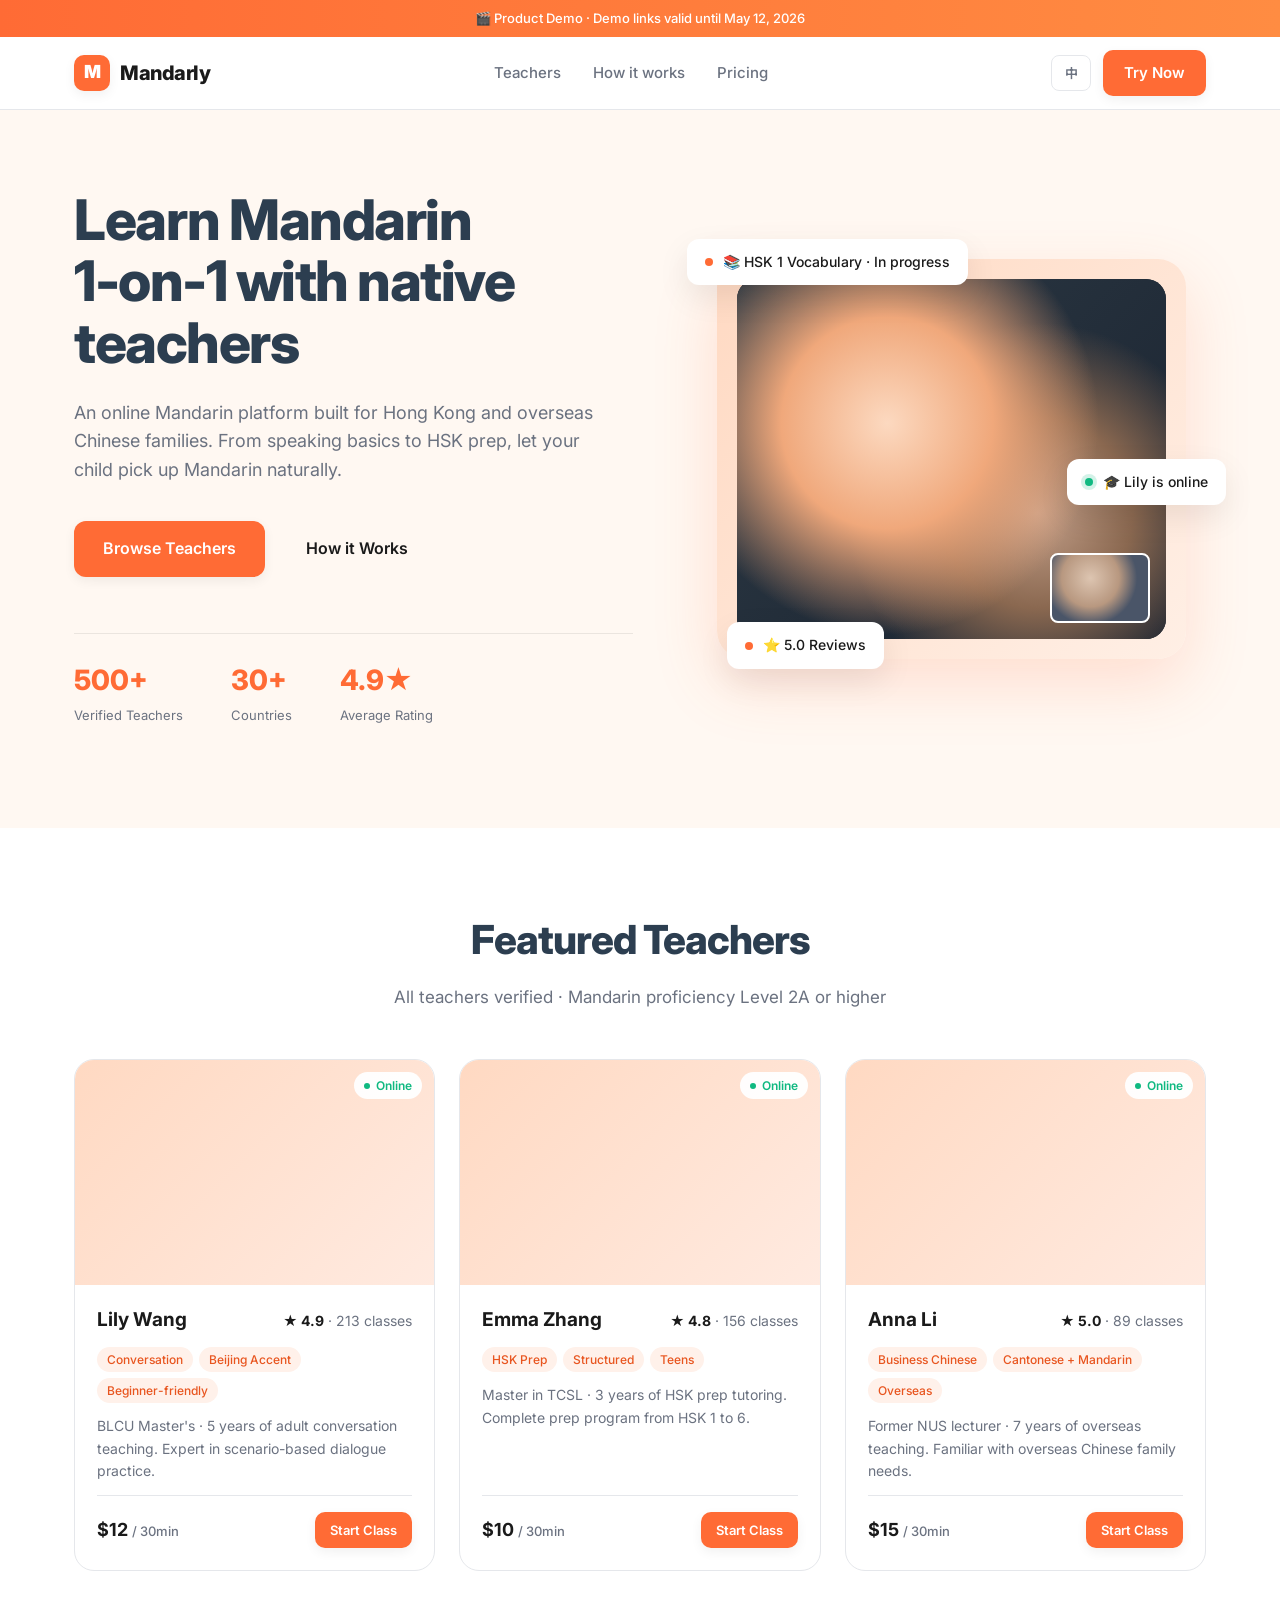
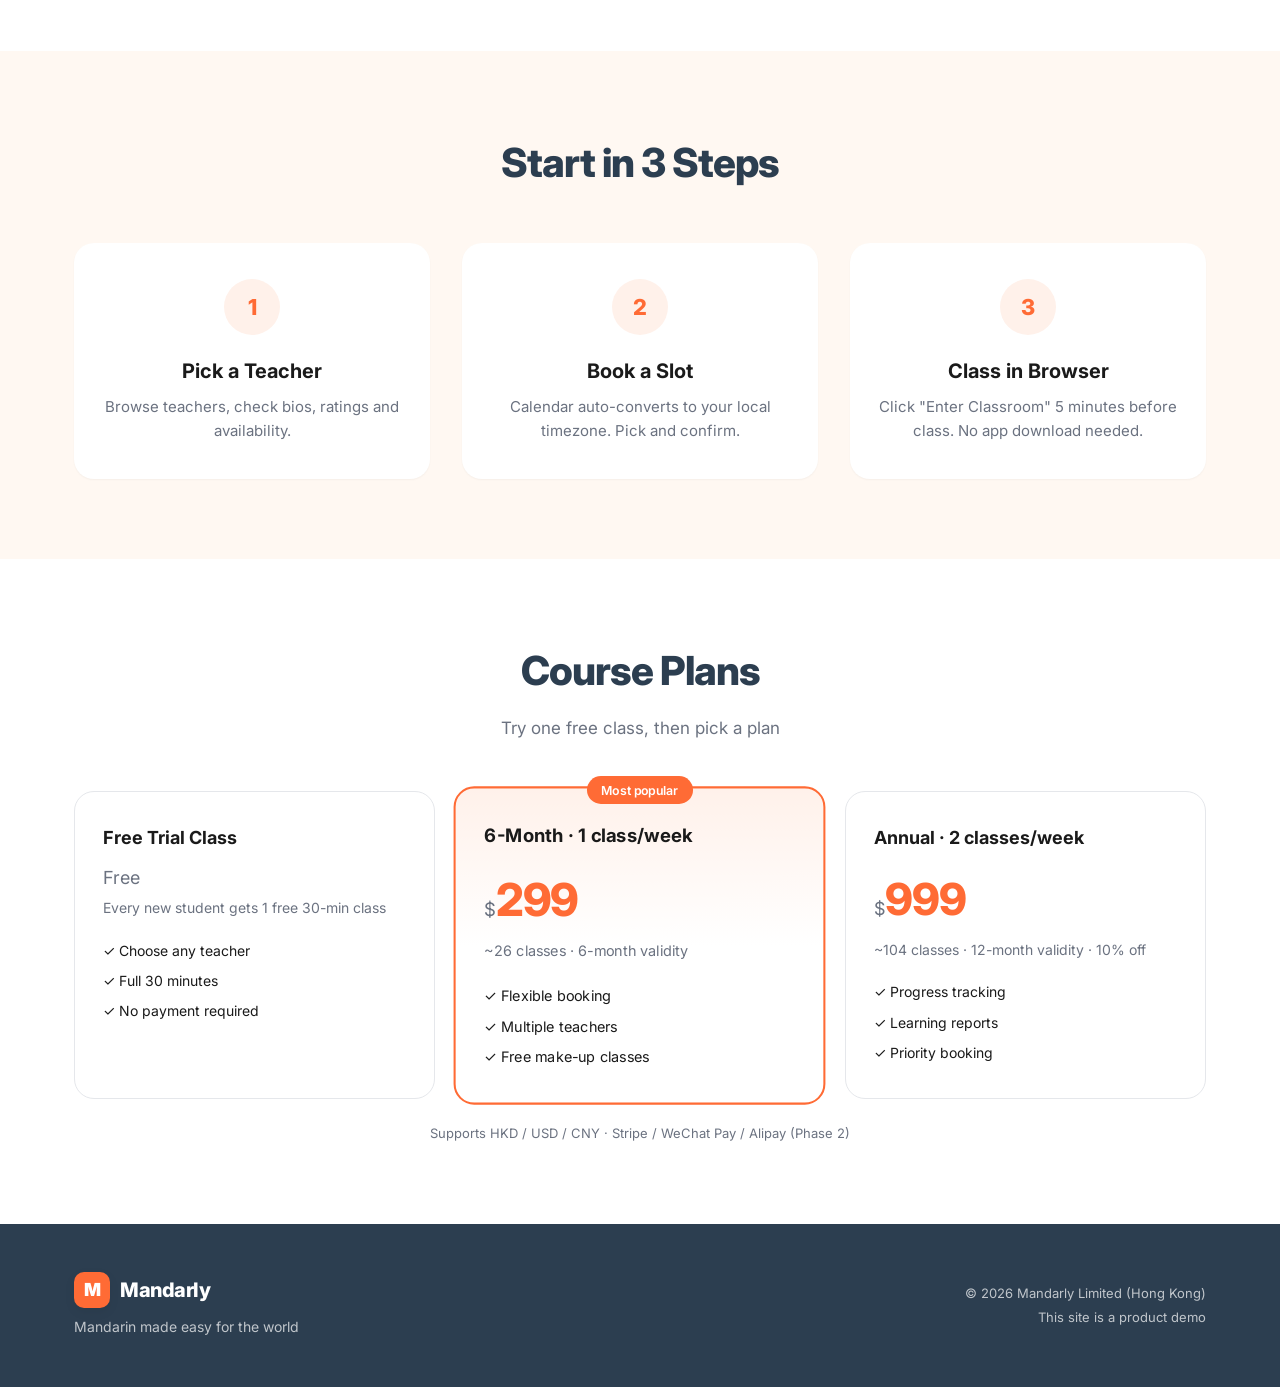
<file: index.html>
<!DOCTYPE html>
<html lang="zh-CN">
<head>
  <meta charset="UTF-8" />
  <meta name="viewport" content="width=device-width, initial-scale=1.0" />
  <title>Mandarly · Learn Mandarin Online with Native Teachers</title>
  <meta name="description" content="Mandarly - 1-on-1 online Mandarin learning with native Chinese teachers. Learn anytime, anywhere." />
  <link rel="preconnect" href="https://fonts.googleapis.com" />
  <link rel="preconnect" href="https://fonts.gstatic.com" crossorigin />
  <link href="https://fonts.googleapis.com/css2?family=Inter:wght@400;500;600;700;800&family=Noto+Sans+SC:wght@400;500;700&display=swap" rel="stylesheet" />
  <link rel="stylesheet" href="assets/css/style.css" />
</head>
<body>
  <!-- Demo banner -->
  <div class="demo-banner">
    <span data-i18n="banner">🎬 这是一个产品 Demo · 演示链接有效期至 2026-05-12</span>
  </div>

  <!-- Navbar -->
  <nav class="navbar">
    <div class="container nav-inner">
      <a href="index.html" class="brand">
        <span class="brand-logo">M</span>
        <span class="brand-name">Mandarly</span>
      </a>
      <div class="nav-links">
        <a href="#teachers" data-i18n="nav.teachers">在线老师</a>
        <a href="#how" data-i18n="nav.how">如何上课</a>
        <a href="#pricing" data-i18n="nav.pricing">课程价格</a>
      </div>
      <div class="nav-actions">
        <button class="lang-toggle" id="langToggle">EN</button>
        <a href="#teachers" class="btn btn-primary" data-i18n="nav.cta">立即体验</a>
      </div>
    </div>
  </nav>

  <!-- Hero -->
  <section class="hero">
    <div class="container hero-inner">
      <div class="hero-text">
        <h1 data-i18n="hero.title">和母语老师<br/>一对一学中文</h1>
        <p class="hero-sub" data-i18n="hero.sub">面向香港及海外华人家庭打造的在线中文培训平台。从口语启蒙到 HSK 备考，让孩子在母语环境中自然习得中文。</p>
        <div class="hero-actions">
          <a href="#teachers" class="btn btn-primary btn-lg" data-i18n="hero.cta1">浏览老师</a>
          <a href="#how" class="btn btn-ghost btn-lg" data-i18n="hero.cta2">了解上课流程</a>
        </div>
        <div class="hero-stats">
          <div class="stat"><strong>500+</strong><span data-i18n="hero.stat1">认证老师</span></div>
          <div class="stat"><strong>30+</strong><span data-i18n="hero.stat2">国家学员</span></div>
          <div class="stat"><strong>4.9★</strong><span data-i18n="hero.stat3">平均评分</span></div>
        </div>
      </div>
      <div class="hero-visual">
        <div class="hero-card-stack">
          <div class="floating-card card-1">
            <div class="dot"></div>
            <span data-i18n="hero.float1">📚 HSK 1 词汇 · 进行中</span>
          </div>
          <div class="floating-card card-2">
            <div class="dot green"></div>
            <span data-i18n="hero.float2">🎓 Lily 老师 在线</span>
          </div>
          <div class="floating-card card-3">
            <div class="dot"></div>
            <span data-i18n="hero.float3">⭐ 5.0 评价</span>
          </div>
          <div class="hero-illustration">
            <div class="ill-frame">
              <div class="ill-video"></div>
              <div class="ill-controls">
                <span class="ill-btn"></span>
                <span class="ill-btn"></span>
                <span class="ill-btn red"></span>
              </div>
            </div>
          </div>
        </div>
      </div>
    </div>
  </section>

  <!-- Teachers -->
  <section id="teachers" class="teachers">
    <div class="container">
      <div class="section-head">
        <h2 data-i18n="teachers.title">精选老师</h2>
        <p data-i18n="teachers.sub">所有老师均通过资质审核 · 普通话二甲及以上</p>
      </div>
      <div class="teacher-grid" id="teacherGrid"></div>
    </div>
  </section>

  <!-- How it works -->
  <section id="how" class="how">
    <div class="container">
      <div class="section-head">
        <h2 data-i18n="how.title">三步开始上课</h2>
      </div>
      <div class="how-steps">
        <div class="step">
          <div class="step-num">1</div>
          <h3 data-i18n="how.s1.t">挑选老师</h3>
          <p data-i18n="how.s1.d">浏览老师列表，查看简介、评分与可约时段。</p>
        </div>
        <div class="step">
          <div class="step-num">2</div>
          <h3 data-i18n="how.s2.t">预约时段</h3>
          <p data-i18n="how.s2.d">日历自动按你所在时区显示，选好时间提交预约。</p>
        </div>
        <div class="step">
          <div class="step-num">3</div>
          <h3 data-i18n="how.s3.t">网页内上课</h3>
          <p data-i18n="how.s3.d">课前 5 分钟点击"进入课堂"，无需下载 App。</p>
        </div>
      </div>
    </div>
  </section>

  <!-- Pricing -->
  <section id="pricing" class="pricing">
    <div class="container">
      <div class="section-head">
        <h2 data-i18n="pricing.title">课程套餐</h2>
        <p data-i18n="pricing.sub">先免费体验一节，满意再选套餐</p>
      </div>
      <div class="price-grid">
        <div class="price-card">
          <h3 data-i18n="pricing.p1.t">免费体验课</h3>
          <div class="price"><span data-i18n="pricing.p1.price">免费</span></div>
          <p data-i18n="pricing.p1.d">每位新学生赠送 1 节 30 分钟试课</p>
          <ul>
            <li data-i18n="pricing.p1.l1">✓ 任选老师</li>
            <li data-i18n="pricing.p1.l2">✓ 完整 30 分钟</li>
            <li data-i18n="pricing.p1.l3">✓ 无需付款</li>
          </ul>
        </div>
        <div class="price-card featured">
          <div class="badge" data-i18n="pricing.p2.badge">最受欢迎</div>
          <h3 data-i18n="pricing.p2.t">半年包 · 1 节/周</h3>
          <div class="price">$<strong>299</strong></div>
          <p data-i18n="pricing.p2.d">约 26 节 · 6 个月有效期</p>
          <ul>
            <li data-i18n="pricing.p2.l1">✓ 灵活预约</li>
            <li data-i18n="pricing.p2.l2">✓ 多老师可选</li>
            <li data-i18n="pricing.p2.l3">✓ 免费补课</li>
          </ul>
        </div>
        <div class="price-card">
          <h3 data-i18n="pricing.p3.t">一年包 · 2 节/周</h3>
          <div class="price">$<strong>999</strong></div>
          <p data-i18n="pricing.p3.d">约 104 节 · 12 个月有效期 · 9 折</p>
          <ul>
            <li data-i18n="pricing.p3.l1">✓ 进度追踪</li>
            <li data-i18n="pricing.p3.l2">✓ 学习报告</li>
            <li data-i18n="pricing.p3.l3">✓ 优先排课</li>
          </ul>
        </div>
      </div>
      <p class="pricing-note" data-i18n="pricing.note">支持 HKD / USD / CNY 多币种 · Stripe / 微信 / 支付宝结账（第二阶段开放）</p>
    </div>
  </section>

  <!-- Footer -->
  <footer class="footer">
    <div class="container">
      <div class="footer-inner">
        <div>
          <a href="index.html" class="brand">
            <span class="brand-logo">M</span>
            <span class="brand-name">Mandarly</span>
          </a>
          <p class="footer-tag" data-i18n="footer.tag">让世界轻松学中文</p>
        </div>
        <div class="footer-meta">
          <p>© 2026 Mandarly Limited (Hong Kong)</p>
          <p data-i18n="footer.demo">本网站为产品演示版本</p>
        </div>
      </div>
    </div>
  </footer>

  <script src="assets/js/i18n.js"></script>
  <script src="assets/js/app.js"></script>
</body>
</html>
</file>
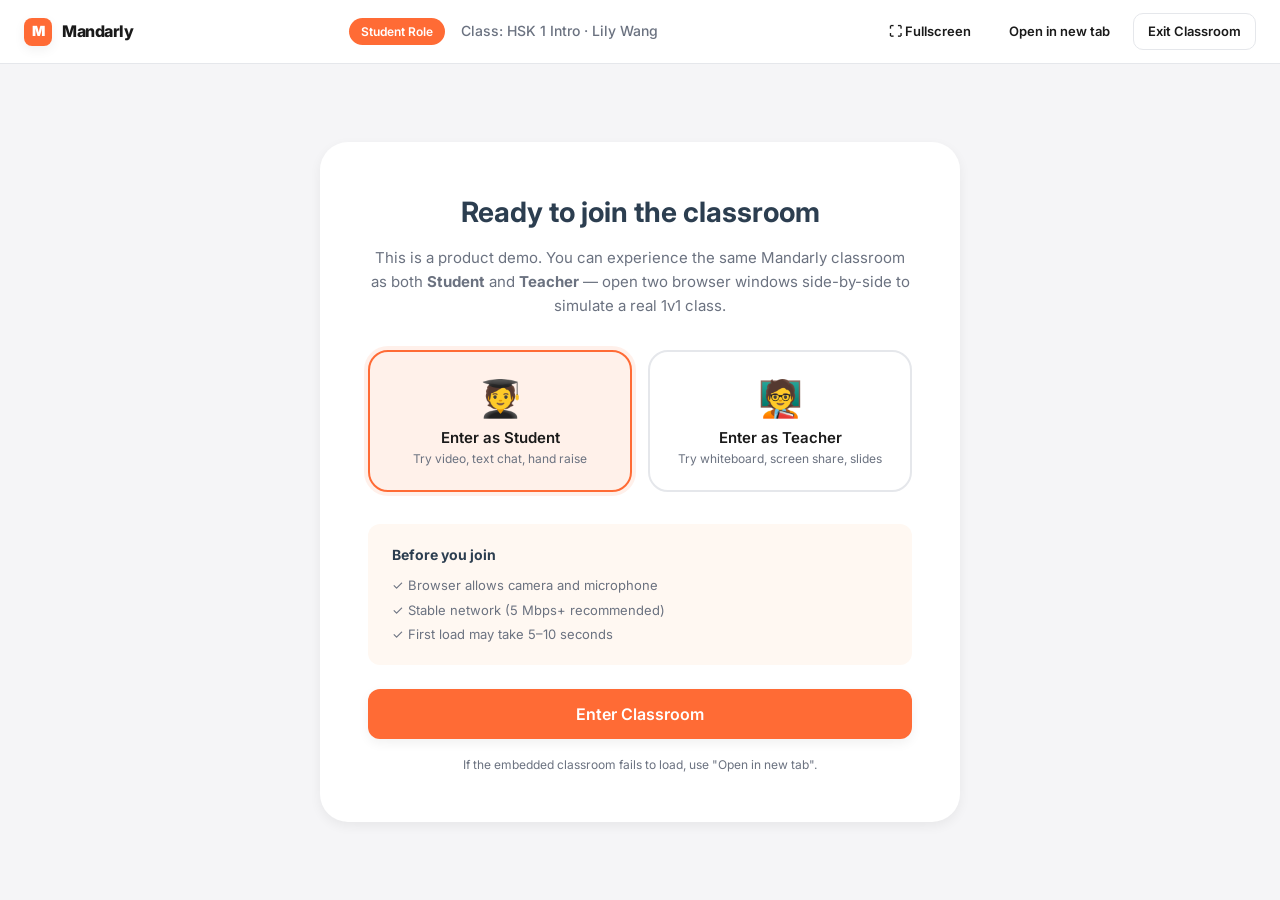
<file: classroom.html>
<!DOCTYPE html>
<html lang="zh-CN">
<head>
  <meta charset="UTF-8" />
  <meta name="viewport" content="width=device-width, initial-scale=1.0" />
  <title>Mandarly · 课堂</title>
  <link rel="preconnect" href="https://fonts.googleapis.com" />
  <link rel="preconnect" href="https://fonts.gstatic.com" crossorigin />
  <link href="https://fonts.googleapis.com/css2?family=Inter:wght@400;500;600;700;800&family=Noto+Sans+SC:wght@400;500;700&display=swap" rel="stylesheet" />
  <link rel="stylesheet" href="assets/css/style.css" />
</head>
<body class="classroom-body">
  <!-- Top bar -->
  <header class="classroom-top">
    <a href="index.html" class="brand small">
      <span class="brand-logo">M</span>
      <span class="brand-name">Mandarly</span>
    </a>
    <div class="classroom-meta">
      <span class="role-tag" id="roleTag">学生身份</span>
      <span class="teacher-meta" id="teacherMeta">课堂：HSK 1 入门 · Lily 老师</span>
    </div>
    <div class="classroom-actions">
      <button class="btn btn-ghost btn-sm" id="fullscreenBtn" data-i18n="cls.fullscreen" hidden>⛶ 全屏</button>
      <button class="btn btn-ghost btn-sm" id="openInNewTab" data-i18n="cls.newtab">新窗口打开</button>
      <a href="index.html" class="btn btn-outline btn-sm" data-i18n="cls.exit">退出课堂</a>
    </div>
  </header>

  <!-- Pre-class panel: device check & role switch -->
  <div class="prejoin" id="prejoin">
    <div class="prejoin-card">
      <h2 data-i18n="cls.prejoin.title">即将进入课堂</h2>
      <p class="prejoin-sub" data-i18n="cls.prejoin.sub">这是产品演示页。你可以分别以 <strong>学生</strong> 和 <strong>老师</strong> 身份体验同一个 Mandarly 课堂——建议用两个浏览器窗口同时打开，模拟真实 1v1 上课场景。</p>

      <div class="role-switch">
        <button class="role-btn active" data-role="student">
          <div class="role-icon">🧑‍🎓</div>
          <div class="role-name" data-i18n="cls.role.student">以学生身份进入</div>
          <div class="role-desc" data-i18n="cls.role.studentDesc">体验视频通话、文字聊天、举手</div>
        </button>
        <button class="role-btn" data-role="teacher">
          <div class="role-icon">🧑‍🏫</div>
          <div class="role-name" data-i18n="cls.role.teacher">以老师身份进入</div>
          <div class="role-desc" data-i18n="cls.role.teacherDesc">体验白板、屏幕共享、课件控制</div>
        </button>
      </div>

      <div class="prejoin-tips">
        <h4 data-i18n="cls.tips.title">进入前请确认</h4>
        <ul>
          <li data-i18n="cls.tips.t1">✓ 浏览器已允许使用摄像头和麦克风</li>
          <li data-i18n="cls.tips.t2">✓ 网络稳定（推荐 5Mbps 以上）</li>
          <li data-i18n="cls.tips.t3">✓ 首次加载课堂可能需要 5–10 秒</li>
        </ul>
      </div>

      <button class="btn btn-primary btn-lg btn-block" id="enterBtn" data-i18n="cls.enter">进入课堂</button>

      <p class="prejoin-foot" data-i18n="cls.foot">如内嵌课堂加载失败，请使用"新窗口打开"按钮在新标签页中体验。</p>
    </div>
  </div>

  <!-- Iframe stage -->
  <div class="stage" id="stage">
    <div class="stage-loader" id="loader">
      <div class="spinner"></div>
      <p data-i18n="cls.loading">正在连接课堂…</p>
    </div>
    <iframe
      id="lcicFrame"
      src=""
      allow="camera; microphone; display-capture; autoplay; fullscreen; clipboard-read; clipboard-write"
      allowfullscreen
    ></iframe>
  </div>

  <script src="assets/js/i18n.js"></script>
  <script src="assets/js/classroom.js"></script>
</body>
</html>
</file>
<file: assets/css/style.css>
/* ============================
   Mandarly Demo - Stylesheet
   Style inspiration: Cambly
   ============================ */

:root {
  --color-primary: #ff6b35;
  --color-primary-dark: #e8551f;
  --color-primary-light: #fff1ea;
  --color-accent: #2c3e50;
  --color-bg: #ffffff;
  --color-bg-soft: #fff8f2;
  --color-text: #1a1a1a;
  --color-text-soft: #6b7280;
  --color-border: #e5e7eb;
  --color-success: #10b981;
  --shadow-sm: 0 1px 2px rgba(0, 0, 0, 0.04);
  --shadow-md: 0 4px 12px rgba(0, 0, 0, 0.06);
  --shadow-lg: 0 12px 32px rgba(0, 0, 0, 0.08);
  --shadow-xl: 0 24px 64px rgba(255, 107, 53, 0.18);
  --radius-sm: 8px;
  --radius: 12px;
  --radius-lg: 20px;
  --radius-xl: 28px;
  --container: 1180px;
}

* { box-sizing: border-box; }
*::before, *::after { box-sizing: border-box; }

html, body {
  margin: 0;
  padding: 0;
}

body {
  font-family: 'Inter', 'Noto Sans SC', -apple-system, BlinkMacSystemFont, 'Segoe UI', sans-serif;
  color: var(--color-text);
  background: var(--color-bg);
  line-height: 1.6;
  -webkit-font-smoothing: antialiased;
}

a { color: inherit; text-decoration: none; }
button { font-family: inherit; cursor: pointer; border: none; background: none; }
img { max-width: 100%; display: block; }

.container {
  max-width: var(--container);
  margin: 0 auto;
  padding: 0 24px;
}

/* ============================
   Demo banner
   ============================ */
.demo-banner {
  background: linear-gradient(90deg, var(--color-primary), #ff8c42);
  color: white;
  text-align: center;
  padding: 8px 16px;
  font-size: 13px;
  font-weight: 500;
}

/* ============================
   Navbar
   ============================ */
.navbar {
  position: sticky;
  top: 0;
  z-index: 100;
  background: rgba(255, 255, 255, 0.95);
  backdrop-filter: blur(10px);
  -webkit-backdrop-filter: blur(10px);
  border-bottom: 1px solid var(--color-border);
}

.nav-inner {
  display: flex;
  align-items: center;
  justify-content: space-between;
  height: 72px;
  gap: 32px;
}

.brand {
  display: flex;
  align-items: center;
  gap: 10px;
  font-weight: 800;
  font-size: 20px;
}

.brand-logo {
  width: 36px;
  height: 36px;
  background: var(--color-primary);
  color: white;
  border-radius: 10px;
  display: grid;
  place-items: center;
  font-weight: 900;
  font-size: 18px;
  box-shadow: var(--shadow-md);
}

.brand-name {
  letter-spacing: -0.5px;
}

.brand.small { font-size: 16px; }
.brand.small .brand-logo { width: 28px; height: 28px; font-size: 14px; border-radius: 8px; }

.nav-links {
  display: flex;
  gap: 32px;
  margin-left: auto;
  margin-right: auto;
}

.nav-links a {
  font-size: 15px;
  font-weight: 500;
  color: var(--color-text-soft);
  transition: color 0.2s;
}

.nav-links a:hover { color: var(--color-text); }

.nav-actions {
  display: flex;
  align-items: center;
  gap: 12px;
}

.lang-toggle {
  width: 40px;
  height: 36px;
  border-radius: 8px;
  border: 1px solid var(--color-border);
  font-size: 13px;
  font-weight: 600;
  color: var(--color-text-soft);
  transition: all 0.2s;
}

.lang-toggle:hover {
  background: var(--color-primary-light);
  color: var(--color-primary);
  border-color: var(--color-primary);
}

/* ============================
   Buttons
   ============================ */
.btn {
  display: inline-flex;
  align-items: center;
  justify-content: center;
  gap: 8px;
  padding: 10px 20px;
  border-radius: 10px;
  font-size: 15px;
  font-weight: 600;
  transition: all 0.2s ease;
  cursor: pointer;
  border: 1px solid transparent;
  text-align: center;
}

.btn-primary {
  background: var(--color-primary);
  color: white;
  box-shadow: var(--shadow-md);
}
.btn-primary:hover {
  background: var(--color-primary-dark);
  transform: translateY(-1px);
  box-shadow: var(--shadow-lg);
}

.btn-ghost {
  color: var(--color-text);
  background: transparent;
}
.btn-ghost:hover {
  background: var(--color-primary-light);
  color: var(--color-primary);
}

.btn-outline {
  background: white;
  color: var(--color-text);
  border-color: var(--color-border);
}
.btn-outline:hover {
  border-color: var(--color-primary);
  color: var(--color-primary);
}

.btn-lg { padding: 14px 28px; font-size: 16px; border-radius: 12px; }
.btn-sm { padding: 7px 14px; font-size: 13px; }
.btn-block { width: 100%; }

/* ============================
   Hero
   ============================ */
.hero {
  background: var(--color-bg-soft);
  padding: 80px 0 100px;
  overflow: hidden;
}

.hero-inner {
  display: grid;
  grid-template-columns: 1.1fr 1fr;
  gap: 64px;
  align-items: center;
}

.hero-text h1 {
  font-size: 56px;
  line-height: 1.1;
  font-weight: 800;
  letter-spacing: -1.5px;
  margin: 0 0 24px;
  color: var(--color-accent);
}

.hero-sub {
  font-size: 18px;
  color: var(--color-text-soft);
  margin: 0 0 36px;
  max-width: 520px;
}

.hero-actions {
  display: flex;
  gap: 12px;
  margin-bottom: 56px;
  flex-wrap: wrap;
}

.hero-stats {
  display: flex;
  gap: 48px;
  padding-top: 24px;
  border-top: 1px solid rgba(0,0,0,0.08);
}

.stat strong {
  display: block;
  font-size: 28px;
  font-weight: 800;
  color: var(--color-primary);
}

.stat span {
  font-size: 13px;
  color: var(--color-text-soft);
}

/* Hero illustration */
.hero-visual {
  position: relative;
  height: 480px;
}

.hero-card-stack {
  position: relative;
  width: 100%;
  height: 100%;
}

.hero-illustration {
  position: absolute;
  inset: 40px 20px 40px 20px;
  background: linear-gradient(135deg, #ffd9c2, #ffefe5);
  border-radius: var(--radius-xl);
  box-shadow: var(--shadow-xl);
  overflow: hidden;
  display: flex;
  flex-direction: column;
  padding: 20px;
}

.ill-frame {
  flex: 1;
  background: #1f2937;
  border-radius: var(--radius-lg);
  position: relative;
  overflow: hidden;
}

.ill-video {
  position: absolute;
  inset: 0;
  background:
    radial-gradient(circle at 35% 40%, #fcd9c0 0%, #f0a87b 30%, transparent 60%),
    radial-gradient(circle at 70% 65%, #c4a08a 0%, #8a6850 25%, transparent 50%),
    linear-gradient(135deg, #2d3a45, #1a2330);
}

.ill-video::after {
  content: '';
  position: absolute;
  bottom: 16px;
  right: 16px;
  width: 100px;
  height: 70px;
  background: #4a5568;
  border-radius: 8px;
  border: 2px solid white;
  background-image: radial-gradient(circle at 40% 35%, #ddc5b1 0%, #b89880 40%, #4a5568 65%);
}

.ill-controls {
  display: flex;
  justify-content: center;
  gap: 16px;
  padding-top: 16px;
}

.ill-btn {
  width: 36px;
  height: 36px;
  border-radius: 50%;
  background: white;
  box-shadow: var(--shadow-sm);
}

.ill-btn.red { background: #ef4444; }

.floating-card {
  position: absolute;
  background: white;
  padding: 12px 18px;
  border-radius: 12px;
  box-shadow: var(--shadow-lg);
  font-size: 14px;
  font-weight: 500;
  display: flex;
  align-items: center;
  gap: 10px;
  z-index: 2;
  animation: float 6s ease-in-out infinite;
}

.dot {
  width: 8px; height: 8px; border-radius: 50%;
  background: var(--color-primary);
  flex-shrink: 0;
}
.dot.green { background: var(--color-success); box-shadow: 0 0 0 4px rgba(16, 185, 129, 0.18); }

.card-1 { top: 20px; left: -10px; animation-delay: 0s; }
.card-2 { top: 50%; right: -20px; animation-delay: -2s; }
.card-3 { bottom: 30px; left: 30px; animation-delay: -4s; }

@keyframes float {
  0%, 100% { transform: translateY(0); }
  50% { transform: translateY(-12px); }
}

/* ============================
   Sections shared
   ============================ */
section {
  padding: 80px 0;
}

.section-head {
  text-align: center;
  margin-bottom: 48px;
}

.section-head h2 {
  font-size: 40px;
  font-weight: 800;
  letter-spacing: -1px;
  margin: 0 0 12px;
  color: var(--color-accent);
}

.section-head p {
  color: var(--color-text-soft);
  font-size: 17px;
  margin: 0;
}

/* ============================
   Teachers grid
   ============================ */
.teachers { background: white; }

.teacher-grid {
  display: grid;
  grid-template-columns: repeat(3, 1fr);
  gap: 24px;
}

.teacher-card {
  background: white;
  border: 1px solid var(--color-border);
  border-radius: var(--radius-lg);
  overflow: hidden;
  transition: all 0.3s;
  display: flex;
  flex-direction: column;
}

.teacher-card:hover {
  transform: translateY(-4px);
  box-shadow: var(--shadow-lg);
  border-color: var(--color-primary);
}

.teacher-cover {
  position: relative;
  aspect-ratio: 16 / 10;
  overflow: hidden;
  background: linear-gradient(135deg, #ffd9c2, #ffeae0);
}

.teacher-avatar {
  position: absolute;
  inset: 0;
  background-size: cover;
  background-position: center;
}

.teacher-online {
  position: absolute;
  top: 12px;
  right: 12px;
  background: rgba(255,255,255,0.95);
  padding: 4px 10px;
  border-radius: 100px;
  font-size: 12px;
  font-weight: 600;
  color: var(--color-success);
  display: flex;
  align-items: center;
  gap: 6px;
}
.teacher-online::before {
  content: '';
  width: 6px; height: 6px; border-radius: 50%;
  background: var(--color-success);
  animation: pulse 2s ease-in-out infinite;
}
@keyframes pulse {
  0%, 100% { opacity: 1; }
  50% { opacity: 0.4; }
}

.teacher-body {
  padding: 20px 22px 22px;
  display: flex;
  flex-direction: column;
  gap: 12px;
  flex: 1;
}

.teacher-name-row {
  display: flex;
  align-items: baseline;
  justify-content: space-between;
  gap: 8px;
}

.teacher-name {
  font-size: 19px;
  font-weight: 700;
  margin: 0;
}

.teacher-rating {
  font-size: 14px;
  color: var(--color-text-soft);
  white-space: nowrap;
}

.teacher-rating strong { color: var(--color-text); }

.teacher-tags {
  display: flex;
  flex-wrap: wrap;
  gap: 6px;
}

.teacher-tag {
  background: var(--color-primary-light);
  color: var(--color-primary-dark);
  padding: 3px 10px;
  border-radius: 100px;
  font-size: 12px;
  font-weight: 500;
}

.teacher-bio {
  color: var(--color-text-soft);
  font-size: 14px;
  margin: 0;
  flex: 1;
}

.teacher-foot {
  display: flex;
  align-items: center;
  justify-content: space-between;
  padding-top: 16px;
  border-top: 1px solid var(--color-border);
  margin-top: auto;
}

.teacher-price {
  font-size: 18px;
  font-weight: 700;
  color: var(--color-text);
}
.teacher-price small { color: var(--color-text-soft); font-weight: 500; font-size: 13px; }

/* ============================
   How section
   ============================ */
.how { background: var(--color-bg-soft); }

.how-steps {
  display: grid;
  grid-template-columns: repeat(3, 1fr);
  gap: 32px;
}

.step {
  background: white;
  padding: 36px 28px;
  border-radius: var(--radius-lg);
  text-align: center;
  box-shadow: var(--shadow-sm);
}

.step-num {
  width: 56px;
  height: 56px;
  margin: 0 auto 20px;
  border-radius: 50%;
  background: var(--color-primary-light);
  color: var(--color-primary);
  font-size: 22px;
  font-weight: 800;
  display: grid;
  place-items: center;
}

.step h3 {
  font-size: 20px;
  margin: 0 0 8px;
  font-weight: 700;
}

.step p {
  color: var(--color-text-soft);
  margin: 0;
  font-size: 15px;
}

/* ============================
   Pricing
   ============================ */
.pricing { background: white; }

.price-grid {
  display: grid;
  grid-template-columns: repeat(3, 1fr);
  gap: 24px;
  margin-bottom: 24px;
}

.price-card {
  position: relative;
  background: white;
  border: 1px solid var(--color-border);
  border-radius: var(--radius-lg);
  padding: 32px 28px;
  transition: all 0.3s;
}

.price-card:hover {
  transform: translateY(-4px);
  box-shadow: var(--shadow-lg);
}

.price-card.featured {
  border: 2px solid var(--color-primary);
  background: linear-gradient(180deg, var(--color-primary-light) 0%, white 50%);
  transform: scale(1.03);
}

.badge {
  position: absolute;
  top: -12px;
  left: 50%;
  transform: translateX(-50%);
  background: var(--color-primary);
  color: white;
  padding: 4px 14px;
  border-radius: 100px;
  font-size: 12px;
  font-weight: 600;
  white-space: nowrap;
}

.price-card h3 {
  font-size: 18px;
  font-weight: 700;
  margin: 0 0 12px;
}

.price {
  font-size: 18px;
  color: var(--color-text-soft);
  margin: 0 0 4px;
}

.price strong {
  font-size: 44px;
  color: var(--color-primary);
  font-weight: 800;
  letter-spacing: -1px;
}

.price-card > p {
  color: var(--color-text-soft);
  margin: 0 0 20px;
  font-size: 14px;
}

.price-card ul {
  list-style: none;
  padding: 0;
  margin: 0;
  display: flex;
  flex-direction: column;
  gap: 8px;
}

.price-card li {
  font-size: 14px;
  color: var(--color-text);
}

.pricing-note {
  text-align: center;
  color: var(--color-text-soft);
  font-size: 13px;
  margin: 0;
}

/* ============================
   Footer
   ============================ */
.footer {
  background: var(--color-accent);
  color: rgba(255, 255, 255, 0.7);
  padding: 48px 0;
}

.footer-inner {
  display: flex;
  justify-content: space-between;
  align-items: center;
  flex-wrap: wrap;
  gap: 24px;
}

.footer .brand { color: white; }
.footer .brand-logo { background: var(--color-primary); }

.footer-tag {
  margin: 8px 0 0;
  font-size: 14px;
}

.footer-meta {
  text-align: right;
  font-size: 13px;
}

.footer-meta p { margin: 4px 0; }

/* ============================
   Classroom page
   ============================ */
.classroom-body {
  background: #f5f5f7;
  height: 100vh;
  overflow: hidden;
  display: flex;
  flex-direction: column;
}

.classroom-top {
  background: white;
  border-bottom: 1px solid var(--color-border);
  padding: 12px 24px;
  display: flex;
  align-items: center;
  justify-content: space-between;
  gap: 24px;
  height: 64px;
  flex-shrink: 0;
}

.classroom-meta {
  display: flex;
  align-items: center;
  gap: 16px;
  flex: 1;
  justify-content: center;
}

.role-tag {
  background: var(--color-primary);
  color: white;
  padding: 4px 12px;
  border-radius: 100px;
  font-size: 12px;
  font-weight: 600;
}

.teacher-meta {
  font-size: 14px;
  color: var(--color-text-soft);
  font-weight: 500;
}

.classroom-actions {
  display: flex;
  gap: 8px;
}

/* Pre-join */
.prejoin {
  flex: 1;
  display: grid;
  place-items: center;
  padding: 40px 20px;
  overflow-y: auto;
}

.prejoin-card {
  background: white;
  max-width: 640px;
  width: 100%;
  padding: 48px;
  border-radius: var(--radius-xl);
  box-shadow: var(--shadow-md);
}

.prejoin-card h2 {
  font-size: 28px;
  margin: 0 0 12px;
  text-align: center;
  color: var(--color-accent);
}

.prejoin-sub {
  text-align: center;
  color: var(--color-text-soft);
  margin: 0 0 32px;
  font-size: 15px;
}

.role-switch {
  display: grid;
  grid-template-columns: 1fr 1fr;
  gap: 16px;
  margin-bottom: 32px;
}

.role-btn {
  background: white;
  border: 2px solid var(--color-border);
  border-radius: var(--radius-lg);
  padding: 24px 20px;
  text-align: center;
  transition: all 0.2s;
  cursor: pointer;
}

.role-btn:hover {
  border-color: var(--color-primary-light);
  background: var(--color-primary-light);
}

.role-btn.active {
  border-color: var(--color-primary);
  background: var(--color-primary-light);
  box-shadow: 0 0 0 4px rgba(255, 107, 53, 0.1);
}

.role-icon {
  font-size: 36px;
  margin-bottom: 8px;
}

.role-name {
  font-weight: 600;
  font-size: 15px;
  color: var(--color-text);
  margin-bottom: 4px;
}

.role-desc {
  font-size: 12px;
  color: var(--color-text-soft);
}

.prejoin-tips {
  background: var(--color-bg-soft);
  border-radius: var(--radius);
  padding: 20px 24px;
  margin-bottom: 24px;
}

.prejoin-tips h4 {
  margin: 0 0 8px;
  font-size: 14px;
  color: var(--color-accent);
}

.prejoin-tips ul {
  list-style: none;
  padding: 0;
  margin: 0;
  display: flex;
  flex-direction: column;
  gap: 4px;
}

.prejoin-tips li {
  font-size: 13px;
  color: var(--color-text-soft);
}

.prejoin-foot {
  text-align: center;
  font-size: 12px;
  color: var(--color-text-soft);
  margin: 16px 0 0;
}

/* Stage */
.stage {
  display: none;
  flex: 1;
  position: relative;
  background: #000;
  min-height: 0;
}

.stage.is-active {
  display: flex;
  flex-direction: column;
}

.stage.is-active iframe {
  width: 100%;
  height: 100%;
  flex: 1;
  border: 0;
  display: block;
  min-height: 0;
}

.prejoin[hidden] {
  display: none;
}

.stage-loader {
  position: absolute;
  inset: 0;
  display: grid;
  place-items: center;
  background: #1a1a1a;
  color: white;
  z-index: 1;
}

.stage-loader p {
  margin-top: 20px;
  font-size: 14px;
  color: rgba(255, 255, 255, 0.7);
}

.spinner {
  width: 40px;
  height: 40px;
  border: 3px solid rgba(255, 107, 53, 0.2);
  border-top-color: var(--color-primary);
  border-radius: 50%;
  animation: spin 0.8s linear infinite;
}

@keyframes spin {
  to { transform: rotate(360deg); }
}

/* ============================
   Responsive
   ============================ */
@media (max-width: 960px) {
  .hero-inner { grid-template-columns: 1fr; gap: 32px; }
  .hero-text h1 { font-size: 40px; }
  .hero-visual { height: 360px; }
  .teacher-grid, .price-grid, .how-steps { grid-template-columns: 1fr; }
  .price-card.featured { transform: scale(1); }
  .nav-links { display: none; }
  .section-head h2 { font-size: 30px; }
}

@media (max-width: 600px) {
  .container { padding: 0 16px; }
  .hero { padding: 48px 0 64px; }
  .hero-text h1 { font-size: 32px; }
  .hero-actions { flex-direction: column; align-items: stretch; }
  .hero-stats { gap: 24px; }
  .stat strong { font-size: 22px; }
  section { padding: 56px 0; }
  .prejoin-card { padding: 28px 20px; }
  .role-switch { grid-template-columns: 1fr; }
  .classroom-top { flex-direction: column; height: auto; gap: 8px; padding: 12px; }
  .classroom-meta { order: -1; }
}
</file>
